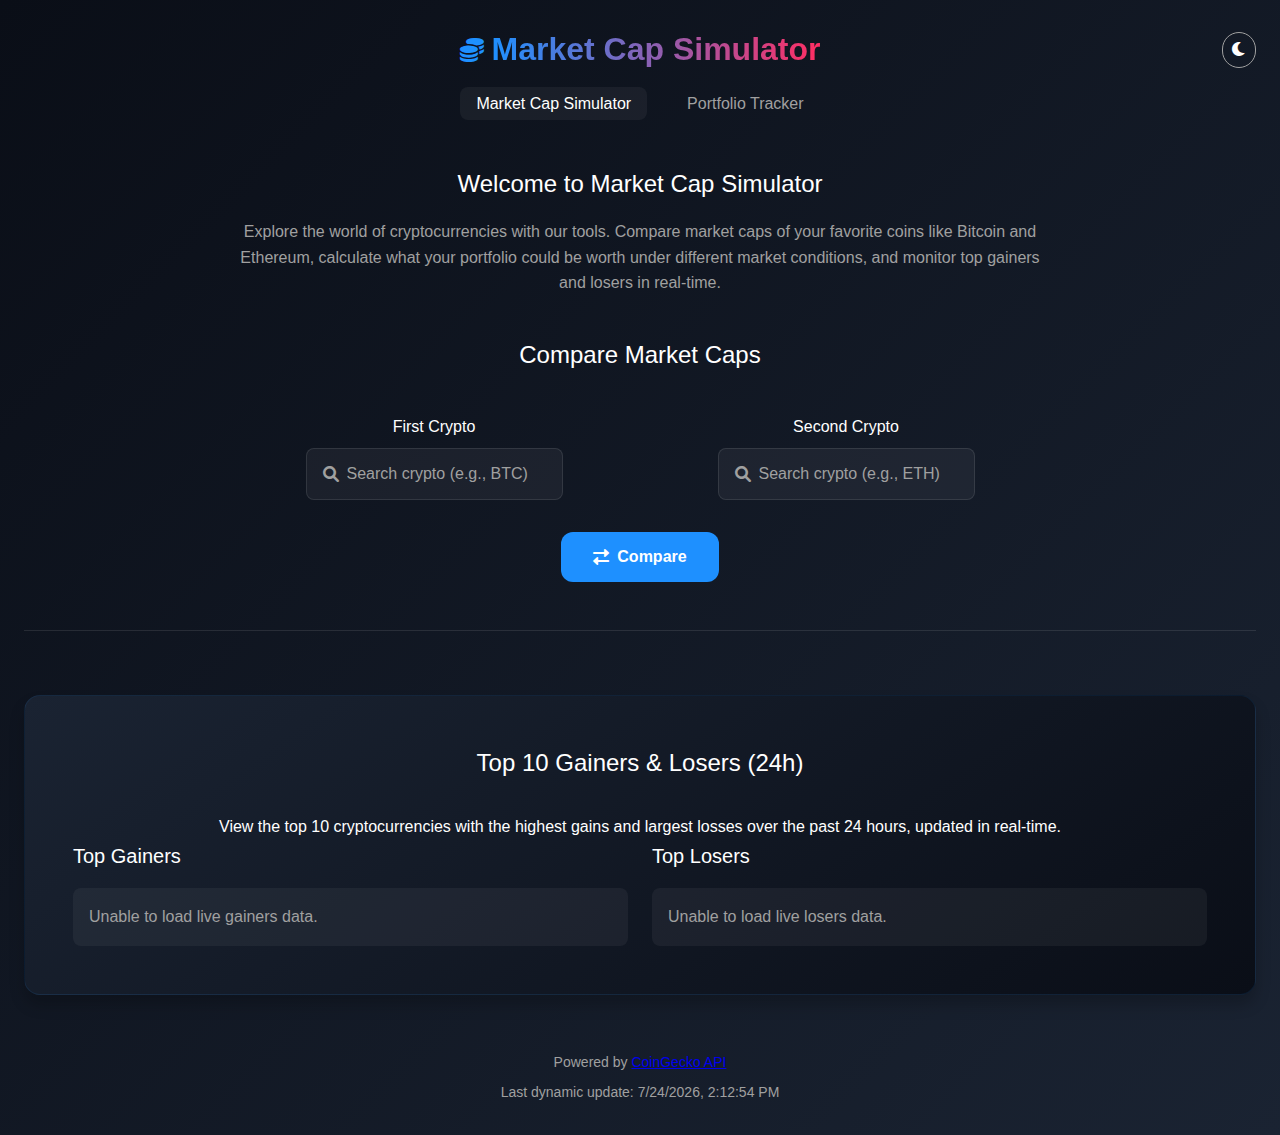
<file: index.html>
<!DOCTYPE html>
<html lang="en">
<head>
    <meta charset="UTF-8">
    <meta name="viewport" content="width=device-width, initial-scale=1.0, maximum-scale=1.0, user-scalable=no">
    <meta name="description" content="Compare cryptocurrency market caps, calculate portfolio worth, track your holdings offline or with real-time CoinGecko data, and monitor top gainers and losers. A comprehensive crypto toolset updated March 2025.">
    <meta name="robots" content="index, follow">
    <meta name="keywords" content="cryptocurrency, market cap simulator, portfolio tracker, crypto prices, CoinGecko, top gainers losers">
    <title>Market Cap Simulator - Crypto Tools & Portfolio Tracker</title>

    <!-- Google Analytics -->
    <script async src="https://www.googletagmanager.com/gtag/js?id=G-WSSWV49R83"></script>
    <script>
        window.dataLayer = window.dataLayer || [];
        function gtag(){dataLayer.push(arguments);}
        gtag('js', new Date());
        gtag('config', 'G-WSSWV49R83', { 'debug_mode': true });
    </script>

    <!-- Google Fonts -->
    <link href="https://fonts.googleapis.com/css2?family=Roboto+Mono:wght@400&display=swap" rel="stylesheet">

    <link rel="stylesheet" href="style.css">
    <link rel="stylesheet" href="https://cdnjs.cloudflare.com/ajax/libs/font-awesome/6.0.0/css/all.min.css">
</head>
<body>
    <header>
        <div class="header-container">
            <h1>
                <i class="fas fa-coins header-icon"></i>
                <span class="gradient-text">Market Cap Simulator</span>
            </h1>
            <button id="themeToggle" class="theme-toggle" aria-label="Toggle dark/light mode">
                <i class="fas fa-moon"></i>
            </button>
        </div>
        <nav class="nav-bar">
            <ul>
                <li><a href="index.html" class="nav-link active">Market Cap Simulator</a></li>
                <li><a href="portfolio.html" class="nav-link">Portfolio Tracker</a></li>
            </ul>
        </nav>
    </header>
    
    <main>
        <section class="intro">
            <h2>Welcome to Market Cap Simulator</h2>
            <p>Explore the world of cryptocurrencies with our tools. Compare market caps of your favorite coins like Bitcoin and Ethereum, calculate what your portfolio could be worth under different market conditions, and monitor top gainers and losers in real-time.</p>
        </section>

        <section class="comparison-tool">
            <h2>Compare Market Caps</h2>
            <div class="comparison-grid">
                <div class="crypto-selector">
                    <label for="coinASearch">First Crypto</label>
                    <div class="search-container">
                        <i class="fas fa-search search-icon" data-tooltip="Search for a coin"></i>
                        <input
                            type="text"
                            id="coinASearch"
                            placeholder="Search crypto (e.g., BTC)"
                            oninput="filterDropdown('coinASearch', 'coinADropdown')"
                            onkeydown="navigateDropdown(event, 'coinADropdown')"
                            aria-autocomplete="list"
                            aria-controls="coinADropdown"
                            data-coin-id=""
                            data-symbol=""
                            data-image="">
                    </div>
                    <div id="coinADropdown" class="coin-dropdown" role="listbox"></div>
                </div>
                <div class="crypto-selector">
                    <label for="coinBSearch">Second Crypto</label>
                    <div class="search-container">
                        <i class="fas fa-search search-icon" data-tooltip="Search for a coin"></i>
                        <input
                            type="text"
                            id="coinBSearch"
                            placeholder="Search crypto (e.g., ETH)"
                            oninput="filterDropdown('coinBSearch', 'coinBDropdown')"
                            onkeydown="navigateDropdown(event, 'coinBDropdown')"
                            aria-autocomplete="list"
                            aria-controls="coinBDropdown"
                            data-coin-id=""
                            data-symbol=""
                            data-image="">
                    </div>
                    <div id="coinBDropdown" class="coin-dropdown" role="listbox"></div>
                </div>
            </div>
            <div class="button-container">
                <button id="compareButton" class="compare-button" onclick="compareMarketCaps()">
                    <i class="fas fa-exchange-alt"></i> Compare
                </button>
            </div>
        </section>

        <section id="results-section" class="results-section">
            <div id="comparisonResult" class="comparison-result">
                <p>Select two cryptocurrencies above to compare their market caps and see hypothetical price scenarios based on real-time data.</p>
            </div>
        </section>

        <section id="portfolio-section" class="portfolio-section">
            <h2>Your Portfolio Worth</h2>
            <p>Input your holdings below to calculate their value if they matched the market cap of another coin.</p>
            <div class="portfolio-inputs">
                <div class="portfolio-input">
                    <label for="coinAAmount">Amount of <span id="coinALabel">First Crypto</span>:</label>
                    <input type="number" id="coinAAmount" min="0" step="0.0001" placeholder="e.g., 1000">
                </div>
                <div class="portfolio-input">
                    <label for="coinBAmount">Amount of <span id="coinBLabel">Second Crypto</span>:</label>
                    <input type="number" id="coinBAmount" min="0" step="0.0001" placeholder="e.g., 0">
                </div>
            </div>
            <div id="portfolioResult" class="portfolio-result">
                <p>Enter amounts above after comparing coins to calculate your portfolio's potential value.</p>
            </div>
        </section>

        <div class="section-divider"></div>

        <section id="gainers-losers-section" class="gainers-losers-section">
            <h2>Top 10 Gainers & Losers (24h)</h2>
            <p>View the top 10 cryptocurrencies with the highest gains and largest losses over the past 24 hours, updated in real-time.</p>
            <div class="gainers-losers-grid">
                <div class="gainers-table">
                    <h3>Top Gainers</h3>
                    <div id="topGainers" class="crypto-table">
                        <p>Live data on the top 10 cryptocurrencies with the highest 24-hour gains will appear here once loaded.</p>
                    </div>
                </div>
                <div class="losers-table">
                    <h3>Top Losers</h3>
                    <div id="topLosers" class="crypto-table">
                        <p>Live data on the top 10 cryptocurrencies with the largest 24-hour losses will appear here once loaded.</p>
                    </div>
                </div>
            </div>
        </section>
    </main>
    
    <footer>
        <div class="footer-container">
            <p>Powered by <a href="https://www.coingecko.com/" target="_blank" rel="noopener noreferrer">CoinGecko API</a></p>
            <p id="lastUpdated">Last dynamic update: Loading...</p>
        </div>
    </footer>

    <div id="globalLoader" class="global-loader">
        <div class="loader-circle"></div>
    </div>

    <noscript>
        <style>
            .results-section, .portfolio-section, .gainers-losers-section {
                display: block !important;
            }
            .global-loader {
                display: none !important;
            }
        </style>
        <div class="noscript-notice">
            <p>This site requires JavaScript for full functionality. Without it, you can still explore static content below.</p>
        </div>
    </noscript>

    <script src="script.js"></script>
</body>
</html>
</file>
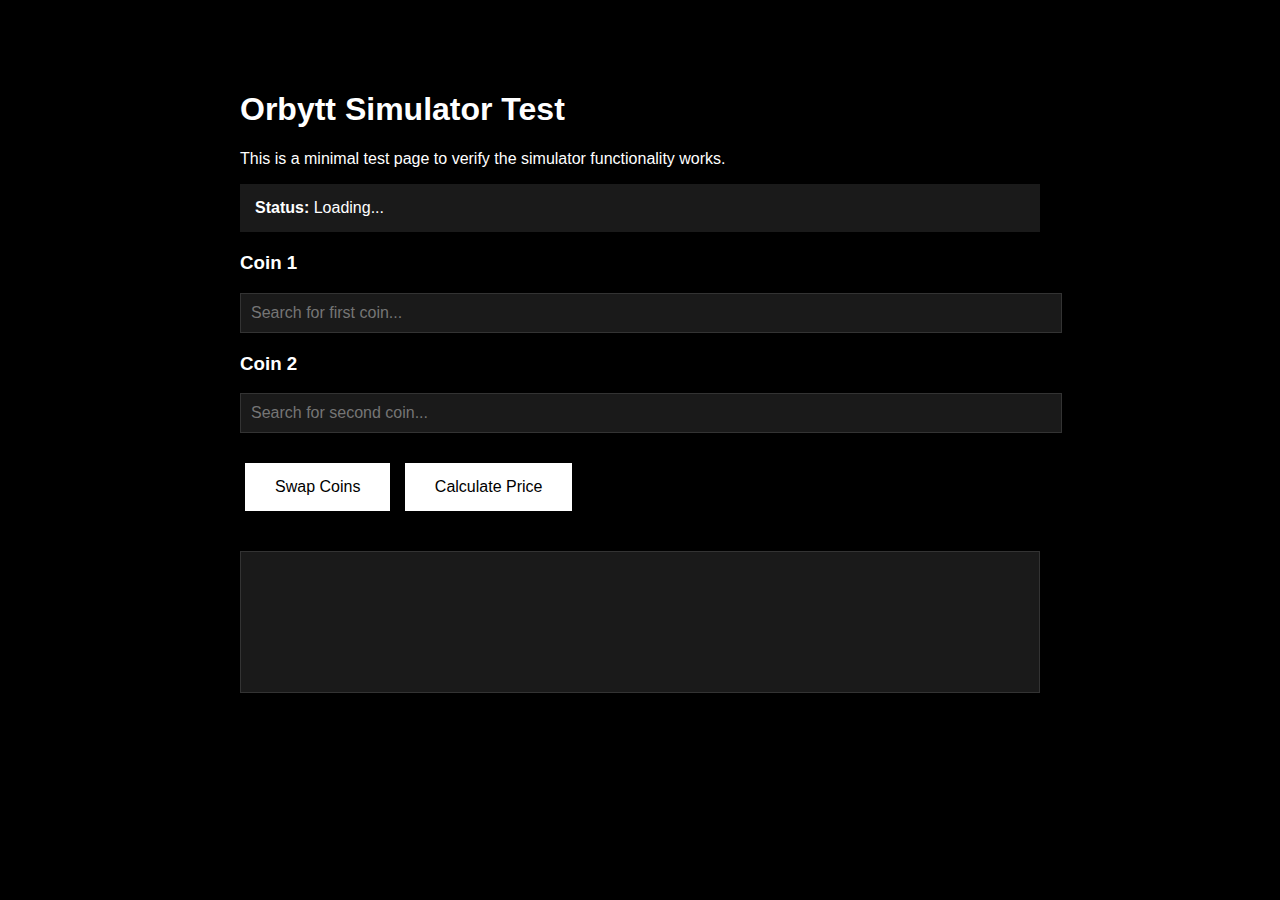
<file: test-simulator.html>
<!DOCTYPE html>
<html lang="en">
<head>
    <meta charset="UTF-8">
    <meta name="viewport" content="width=device-width, initial-scale=1.0">
    <title>Simulator Test</title>
    <style>
        body {
            font-family: Arial, sans-serif;
            max-width: 800px;
            margin: 50px auto;
            padding: 20px;
            background: #000;
            color: #fff;
        }
        
        .search-container {
            position: relative;
            margin-bottom: 20px;
        }
        
        input {
            width: 100%;
            padding: 10px;
            font-size: 16px;
            background: #1a1a1a;
            border: 1px solid #333;
            color: #fff;
        }
        
        .coin-dropdown {
            display: none;
            position: absolute;
            top: 100%;
            left: 0;
            right: 0;
            background: #1a1a1a;
            border: 1px solid #333;
            max-height: 300px;
            overflow-y: auto;
            z-index: 1000;
        }
        
        .coin-dropdown.active {
            display: block;
        }
        
        .dropdown-item {
            padding: 10px;
            cursor: pointer;
            display: flex;
            align-items: center;
            gap: 10px;
        }
        
        .dropdown-item:hover {
            background: #2a2a2a;
        }
        
        .coin-icon {
            width: 24px;
            height: 24px;
        }
        
        .selected-coin-display {
            display: none;
            padding: 15px;
            background: #1a1a1a;
            border: 1px solid #333;
            margin-bottom: 20px;
        }
        
        .selected-coin-display.active {
            display: flex;
            align-items: center;
            gap: 15px;
        }
        
        .selected-coin-display img {
            width: 40px;
            height: 40px;
        }
        
        button {
            padding: 15px 30px;
            font-size: 16px;
            background: #fff;
            color: #000;
            border: none;
            cursor: pointer;
            margin: 10px 5px;
        }
        
        button:hover {
            background: #e0e0e0;
        }
        
        #simulatorResults {
            margin-top: 30px;
            padding: 20px;
            background: #1a1a1a;
            border: 1px solid #333;
            min-height: 100px;
        }
        
        .result-price {
            font-size: 32px;
            font-weight: bold;
            color: #22c55e;
        }
        
        .loader {
            text-align: center;
            padding: 20px;
        }
    </style>
</head>
<body>
    <h1>Orbytt Simulator Test</h1>
    <p>This is a minimal test page to verify the simulator functionality works.</p>
    
    <div id="status" style="background: #1a1a1a; padding: 15px; margin-bottom: 20px;">
        <strong>Status:</strong> Loading...
    </div>
    
    <h3>Coin 1</h3>
    <div class="search-container">
        <input type="text" id="simCoin1Search" placeholder="Search for first coin...">
        <div id="simCoin1Dropdown" class="coin-dropdown"></div>
    </div>
    <div id="sim1Selected" class="selected-coin-display"></div>
    
    <h3>Coin 2</h3>
    <div class="search-container">
        <input type="text" id="simCoin2Search" placeholder="Search for second coin...">
        <div id="simCoin2Dropdown" class="coin-dropdown"></div>
    </div>
    <div id="sim2Selected" class="selected-coin-display"></div>
    
    <button id="swapButton">Swap Coins</button>
    <button id="calculateButton">Calculate Price</button>
    
    <div id="simulatorResults"></div>
    
    <script src="portfolio.js"></script>
    
    <script>
        // Additional test logging
        document.addEventListener('DOMContentLoaded', () => {
            const statusDiv = document.getElementById('status');
            
            // Check if elements exist
            setTimeout(() => {
                const checks = {
                    'Calculate Button': document.getElementById('calculateButton'),
                    'Swap Button': document.getElementById('swapButton'),
                    'Coin 1 Search': document.getElementById('simCoin1Search'),
                    'Coin 2 Search': document.getElementById('simCoin2Search'),
                    'Results Div': document.getElementById('simulatorResults')
                };
                
                let status = 'Elements Check:<br>';
                for (const [name, element] of Object.entries(checks)) {
                    status += `${name}: ${element ? '✓' : '✗'}<br>`;
                }
                
                statusDiv.innerHTML = status;
            }, 1000);
            
            // Test button click
            const calcBtn = document.getElementById('calculateButton');
            if (calcBtn) {
                calcBtn.addEventListener('click', () => {
                    console.log('TEST: Button clicked directly!');
                });
            }
        });
    </script>
</body>
</html>
</file>
<file: style.css>
/* CSS Variables */
:root {
  /* Dark Theme (Default) */
  --color-background: #0a0e17;
  --color-text-primary: #ffffff;
  --color-text-secondary: #a0a0a0;
  --color-accent-primary: #1e90ff;
  --color-accent-secondary: #ff2e63;
  --color-positive: #00c853;
  --color-negative: #ff1744;
  --gradient-background: linear-gradient(135deg, #0a0e17 0%, #1a2332 100%);
  --gradient-card: linear-gradient(145deg, #1a2332 0%, #0a0e17 100%);
  --input-bg: rgba(255, 255, 255, 0.05);
  --input-border: rgba(255, 255, 255, 0.1);
  --shadow-color: rgba(0, 0, 0, 0.2);
}

/* Light Theme */
body.light-mode {
  --color-background: #f5f6f5;
  --color-text-primary: #333333;
  --color-text-secondary: #666666;
  --color-accent-primary: #007bff;
  --color-accent-secondary: #e63946;
  --color-positive: #28a745;
  --color-negative: #dc3545;
  --gradient-background: linear-gradient(135deg, #f5f6f5 0%, #e0e0e0 100%);
  --gradient-card: linear-gradient(145deg, #ffffff 0%, #f0f0f0 100%);
  --input-bg: rgba(0, 0, 0, 0.05);
  --input-border: rgba(0, 0, 0, 0.1);
  --shadow-color: rgba(0, 0, 0, 0.1);
}

/* Reset and Base Styles */
* {
  margin: 0;
  padding: 0;
  box-sizing: border-box;
}

body {
  font-family: var(--font-primary, 'Inter', -apple-system, BlinkMacSystemFont, sans-serif);
  background: var(--gradient-background);
  color: var(--color-text-primary);
  line-height: 1.6;
  min-height: 100vh;
  display: flex;
  flex-direction: column;
  transition: background var(--duration-normal, 300ms), color var(--duration-normal, 300ms);
}

/* Header */
header {
  padding: var(--space-lg, 1.5rem) 0;
  text-align: center;
  position: relative;
}

.header-container {
  display: flex;
  justify-content: center;
  align-items: center;
  position: relative;
}

header h1 {
  font-family: var(--font-secondary, 'Poppins', sans-serif);
  font-size: var(--font-size-2xl, 2rem);
  font-weight: 700;
  display: flex;
  align-items: center;
  gap: var(--space-sm, 0.5rem);
  transition: transform var(--duration-fast, 200ms) ease;
}

header h1:hover {
  transform: scale(1.05);
}

.header-icon {
  color: var(--color-accent-primary);
  font-size: var(--font-size-xl, 1.5rem);
  transition: color var(--duration-normal, 300ms);
}

header h1:hover .header-icon {
  color: var(--color-accent-secondary);
}

.gradient-text {
  background: linear-gradient(90deg, var(--color-accent-primary), var(--color-accent-secondary));
  -webkit-background-clip: text;
  background-clip: text;
  color: transparent;
  font-weight: 800;
}

/* Navigation Bar */
.nav-bar {
  margin-top: var(--space-md, 1rem);
}

.nav-bar ul {
  list-style: none;
  display: flex;
  justify-content: center;
  gap: var(--space-lg, 1.5rem);
}

.nav-bar li {
  display: inline-block;
}

.nav-link {
  text-decoration: none;
  color: var(--color-text-secondary);
  font-size: var(--font-size-md, 1rem);
  font-weight: 500;
  padding: var(--space-sm, 0.5rem) var(--space-md, 1rem);
  border-radius: var(--radius-md, 0.5rem);
  transition: color var(--duration-normal, 300ms), background var(--duration-normal, 300ms);
}

.nav-link:hover {
  color: var(--color-accent-primary);
}

.nav-link.active {
  color: var(--color-text-primary);
  background: var(--input-bg);
}

/* Theme Toggle Button */
.theme-toggle {
  position: absolute;
  right: var(--space-lg, 1.5rem);
  top: 50%;
  transform: translateY(-50%);
  background: none;
  border: 1px solid var(--color-text-secondary);
  border-radius: var(--radius-full, 9999px);
  padding: var(--space-sm, 0.5rem);
  cursor: pointer;
  color: var(--color-text-primary);
  font-size: var(--font-size-md, 1rem);
  transition: border-color var(--duration-normal, 300ms), color var(--duration-normal, 300ms);
}

.theme-toggle:hover {
  border-color: var(--color-accent-primary);
  color: var(--color-accent-primary);
}

/* Main Content */
main {
  flex: 1;
  padding: var(--space-lg, 1.5rem);
}

/* Intro Section */
.intro {
  max-width: 800px;
  margin: 0 auto var(--space-2xl, 2.5rem);
  text-align: center;
}

.intro h2 {
  font-family: var(--font-secondary, 'Poppins', sans-serif);
  font-size: var(--font-size-xl, 1.5rem);
  font-weight: 500;
  margin-bottom: var(--space-md, 1rem);
}

.intro p {
  font-size: var(--font-size-md, 1rem);
  color: var(--color-text-secondary);
  text-align: center;
}

/* Comparison Tool */
.comparison-tool {
  max-width: 800px;
  margin: 0 auto;
}

.comparison-tool h2 {
  font-family: var(--font-secondary, 'Poppins', sans-serif);
  font-size: var(--font-size-xl, 1.5rem);
  font-weight: 500;
  text-align: center;
  margin-bottom: var(--space-2xl, 2.5rem);
}

.comparison-grid {
  display: grid;
  grid-template-columns: 1fr 1fr;
  gap: var(--space-lg, 1.5rem);
  margin-bottom: var(--space-xl, 2rem);
}

.crypto-selector {
  position: relative;
  max-width: 300px;
  margin: 0 auto;
  text-align: center;
}

.crypto-selector label {
  display: block;
  font-size: var(--font-size-md, 1rem);
  font-weight: 500;
  margin-bottom: var(--space-sm, 0.5rem);
  text-align: center;
  width: 100%;
}

.search-container {
  position: relative;
  display: flex;
  align-items: center;
  background: var(--input-bg);
  border: 1px solid var(--input-border);
  border-radius: var(--radius-md, 0.5rem);
  padding: var(--space-sm, 0.5rem);
  transition: border-color var(--duration-normal, 300ms), box-shadow var(--duration-normal, 300ms);
  width: 100%;
  max-width: 100%;
}

.search-container:hover,
.search-container:focus-within {
  border-color: var(--color-accent-primary);
  box-shadow: 0 0 8px rgba(30, 144, 255, 0.3);
}

.search-icon {
  color: var(--color-text-secondary);
  margin: 0 var(--space-sm, 0.5rem);
  font-size: var(--font-size-md, 1rem);
  position: relative;
}

.search-icon[data-tooltip]::after {
  content: attr(data-tooltip);
  position: absolute;
  bottom: 100%;
  left: 50%;
  transform: translateX(-50%);
  background: rgba(0, 0, 0, 0.9);
  color: var(--color-text-primary);
  padding: var(--space-sm, 0.5rem);
  border-radius: var(--radius-sm, 0.25rem);
  font-size: var(--font-size-sm, 0.875rem);
  white-space: nowrap;
  opacity: 0;
  visibility: hidden;
  transition: opacity var(--duration-normal, 300ms);
}

.search-icon[data-tooltip]:hover::after {
  opacity: 1;
  visibility: visible;
}

.search-container input {
  flex: 1;
  background: transparent;
  border: none;
  color: var(--color-text-primary);
  font-size: var(--font-size-md, 1rem);
  padding: var(--space-sm, 0.5rem) 0;
  outline: none;
}

.search-container input::placeholder {
  color: var(--color-text-secondary);
}

.coin-dropdown {
  position: absolute;
  top: 100%;
  left: 0;
  right: 0;
  background: var(--gradient-card);
  border: 1px solid var(--color-accent-primary);
  border-radius: var(--radius-md, 0.5rem);
  max-height: 300px;
  overflow-y: auto;
  z-index: 1000;
  display: none;
  box-shadow: 0 10px 20px rgba(0, 0, 0, 0.3);
  opacity: 0;
  transform: translateY(5px);
  transition: opacity var(--duration-fast, 200ms) ease, transform var(--duration-fast, 200ms) ease;
}

.coin-dropdown.active {
  display: block;
  opacity: 1;
  transform: translateY(0);
}

.dropdown-item {
  display: flex;
  align-items: center;
  padding: var(--space-sm, 0.5rem) var(--space-md, 1rem);
  cursor: pointer;
  transition: background var(--duration-normal, 300ms), color var(--duration-normal, 300ms);
}

.dropdown-item:hover,
.dropdown-item.selected {
  background: var(--color-accent-primary);
  color: #ffffff;
}

.dropdown-item.disabled {
  color: var(--color-text-secondary);
  cursor: not-allowed;
}

.dropdown-item.disabled:hover {
  background: none;
}

.coin-icon {
  width: 24px;
  height: 24px;
  margin-right: var(--space-sm, 0.5rem);
}

.button-container {
  text-align: center;
  margin-bottom: var(--space-lg, 1.5rem);
}

.compare-button {
  background: var(--color-accent-primary);
  color: var(--color-text-primary);
  border: none;
  padding: var(--space-md, 1rem) var(--space-xl, 2rem);
  border-radius: var(--radius-lg, 0.75rem);
  font-size: var(--font-size-md, 1rem);
  font-weight: 600;
  cursor: pointer;
  transition: background var(--duration-normal, 300ms), transform var(--duration-fast, 200ms);
  display: inline-flex;
  align-items: center;
  gap: var(--space-sm, 0.5rem);
}

.compare-button:hover {
  background: #1c86ee;
}

body.light-mode .compare-button:hover {
  background: #0069d9;
}

.compare-button:active {
  transform: translateY(0);
}

.compare-button i {
  font-size: var(--font-size-md, 1rem);
}

/* Results Section */
.results-section {
  display: none;
  margin-top: var(--space-3xl, 3rem);
  padding: var(--space-3xl, 3rem);
  background: var(--gradient-card);
  border-radius: var(--radius-xl, 1rem);
  box-shadow: var(--shadow-lg, 0 10px 15px var(--shadow-color));
  border: 1px solid rgba(30, 144, 255, 0.1);
  text-align: center;
}

.results-section.visible {
  display: block;
}

.results-section.fade-in {
  animation: fadeIn var(--duration-slow, 500ms) ease-in-out;
}

@keyframes fadeIn {
  from {
    opacity: 0;
    transform: translateY(10px);
  }
  to {
    opacity: 1;
    transform: translateY(0);
  }
}

.comparison-result p,
.portfolio-result p {
  font-size: var(--font-size-md, 1rem);
  color: var(--color-text-secondary);
}

/* Comparison Result */
.comparison-result .coin-comparison {
  display: flex;
  justify-content: center;
  align-items: center;
  gap: var(--space-lg, 1.5rem);
  margin-bottom: var(--space-xl, 2rem);
}

.comparison-result .coin-detail {
  display: flex;
  align-items: center;
  gap: var(--space-sm, 0.5rem);
}

.comparison-result .coin-detail img {
  width: 32px;
  height: 32px;
}

.comparison-result .coin-detail .coin-label {
  font-size: var(--font-size-lg, 1.25rem);
  font-weight: 600;
}

.comparison-result .coin-detail .highlight {
  font-family: 'Roboto Mono', monospace;
  font-size: var(--font-size-xl, 1.5rem);
  font-weight: 400;
  color: var(--color-accent-primary);
}

.comparison-result .vs-separator {
  font-size: var(--font-size-lg, 1.25rem);
  font-weight: 500;
  color: var(--color-text-secondary);
}

.comparison-result .hypothetical {
  margin-bottom: var(--space-2xl, 2.5rem);
}

.comparison-result .hypothetical h3 {
  font-family: var(--font-secondary, 'Poppins', sans-serif);
  font-size: var(--font-size-xl, 1.5rem);
  font-weight: 500;
  color: var(--color-text-primary);
  margin-bottom: var(--space-sm, 0.5rem);
  text-transform: uppercase;
}

.comparison-result .hypothetical .price {
  font-family: 'Roboto Mono', monospace;
  font-size: var(--font-size-xl, 1.5rem);
  font-weight: 400;
  color: var(--color-accent-primary);
}

.comparison-result .hypothetical .multiplier {
  font-family: 'Roboto Mono', monospace;
  font-size: var(--font-size-md, 1rem);
  color: var(--color-negative);
  margin-left: var(--space-sm, 0.5rem);
}

.comparison-result .marketcap-comparison {
  margin-top: var(--space-2xl, 2.5rem);
}

.comparison-result .marketcap-comparison .comparison-text {
  font-size: var(--font-size-lg, 1.25rem);
  font-weight: 500;
  color: var(--color-text-primary);
  margin-bottom: var(--space-md, 1rem);
  text-transform: uppercase;
}

.comparison-result .marketcap-comparison .comparison-text .highlight {
  color: var(--color-accent-primary);
}

.comparison-result .marketcap-bar {
  display: flex;
  align-items: center;
  gap: var(--space-md, 1rem);
  margin-bottom: var(--space-md, 1rem);
}

.comparison-result .marketcap-bar .bar-container {
  flex: 1;
  height: 6px;
  background: var(--input-bg);
  border-radius: var(--radius-full, 9999px);
  overflow: hidden;
  position: relative;
}

.comparison-result .marketcap-bar .bar {
  height: 100%;
  border-radius: var(--radius-full, 9999px);
  transition: width var(--duration-normal, 300ms) ease;
}

.comparison-result .marketcap-bar .bar.first {
  background: var(--color-positive);
}

.comparison-result .marketcap-bar .bar.second {
  background: var(--color-negative);
}

.comparison-result .marketcap-values {
  display: flex;
  justify-content: space-between;
  align-items: center;
  font-size: var(--font-size-md, 1rem);
  color: var(--color-text-primary);
}

.comparison-result .marketcap-values .value {
  display: flex;
  align-items: center;
  gap: var(--space-sm, 0.5rem);
}

.comparison-result .marketcap-values .value img {
  width: 20px;
  height: 20px;
}

.comparison-result .marketcap-values .value span {
  font-family: 'Roboto Mono', monospace;
  font-size: var(--font-size-md, 1rem);
  font-weight: 400;
}

/* Error Message */
.error-message {
  background: rgba(255, 46, 99, 0.1);
  color: var(--color-negative);
  padding: var(--space-md, 1rem);
  border-radius: var(--radius-md, 0.5rem);
  text-align: center;
  font-weight: 500;
}

/* Footer */
footer {
  text-align: center;
  padding: var(--space-lg, 1.5rem);
  color: var(--color-text-secondary);
  font-size: var(--font-size-sm, 0.875rem);
}

.footer-container p {
  margin: var(--space-sm, 0.5rem) 0;
}

/* Global Loader */
.global-loader {
  position: fixed;
  top: 0;
  left: 0;
  right: 0;
  bottom: 0;
  background: rgba(10, 14, 23, 0.9);
  display: flex;
  justify-content: center;
  align-items: center;
  z-index: 9999;
}

body.light-mode .global-loader {
  background: rgba(245, 246, 245, 0.9);
}

.loader-circle {
  width: 50px;
  height: 50px;
  border: 5px solid var(--color-accent-primary);
  border-top: 5px solid transparent;
  border-radius: 50%;
  animation: spin 1s linear infinite;
}

@keyframes spin {
  0% { transform: rotate(0deg); }
  100% { transform: rotate(360deg); }
}

/* Loading Spinner */
.loading {
  display: inline-block;
  width: 20px;
  height: 20px;
  border: 3px solid var(--color-accent-primary);
  border-top: 3px solid transparent;
  border-radius: 50%;
  animation: spin 0.8s linear infinite;
  margin-left: var(--space-sm, 0.5rem);
}

/* Portfolio Section */
.portfolio-section {
  display: none;
  margin-top: var(--space-4xl, 4rem);
  padding: var(--space-3xl, 3rem);
  background: var(--gradient-card);
  border-radius: var(--radius-xl, 1rem);
  box-shadow: var(--shadow-lg, 0 10px 15px var(--shadow-color));
  border: 1px solid rgba(30, 144, 255, 0.1);
  text-align: center;
}

.portfolio-section.visible {
  display: block;
}

.portfolio-section.fade-in {
  animation: fadeIn var(--duration-slow, 500ms) ease-in-out;
  animation-delay: 0.2s;
}

.portfolio-inputs {
  display: flex;
  flex-direction: column;
  gap: var(--space-lg, 1.5rem);
  margin-bottom: var(--space-xl, 2rem);
}

.portfolio-input {
  display: flex;
  flex-direction: column;
  gap: var(--space-sm, 0.5rem);
}

.portfolio-input label {
  font-size: var(--font-size-md, 1rem);
  font-weight: 500;
}

.portfolio-input input {
  background: var(--input-bg);
  border: 1px solid var(--input-border);
  border-radius: var(--radius-md, 0.5rem);
  padding: var(--space-md, 1rem);
  color: var(--color-text-primary);
  font-size: var(--font-size-md, 1rem);
  outline: none;
  transition: border-color var(--duration-normal, 300ms);
}

.portfolio-input input:focus {
  border-color: var(--color-accent-primary);
}

.portfolio-input input::placeholder {
  color: var(--color-text-secondary);
}

/* Tracker Section */
.tracker-section {
  margin-top: var(--space-4xl, 4rem);
  padding: var(--space-3xl, 3rem);
  background: var(--gradient-card);
  border-radius: var(--radius-xl, 1rem);
  box-shadow: var(--shadow-lg, 0 10px 15px var(--shadow-color));
  border: 1px solid rgba(30, 144, 255, 0.1);
  text-align: center;
}

.tracker-section h2 {
  font-family: var(--font-secondary, 'Poppins', sans-serif);
  font-size: var(--font-size-xl, 1.5rem);
  font-weight: 500;
  margin-bottom: var(--space-xl, 2rem);
}

.tracker-inputs {
  display: flex;
  flex-wrap: wrap;
  gap: var(--space-md, 1rem);
  justify-content: center;
  margin-bottom: var(--space-xl, 2rem);
  align-items: flex-end;
}

.input-group {
  display: flex;
  flex-direction: column;
  gap: var(--space-sm, 0.5rem);
  max-width: 150px;
}

.input-group label {
  font-size: var(--font-size-md, 1rem);
  font-weight: 500;
}

.input-group input {
  background: var(--input-bg);
  border: 1px solid var(--input-border);
  border-radius: var(--radius-md, 0.5rem);
  padding: var(--space-md, 1rem);
  color: var(--color-text-primary);
  font-size: var(--font-size-md, 1rem);
  outline: none;
  transition: border-color var(--duration-normal, 300ms);
  width: 100%;
}

.input-group input:focus {
  border-color: var(--color-accent-primary);
}

.input-group input::placeholder {
  color: var(--color-text-secondary);
}

.add-button {
  background: var(--color-positive);
  color: var(--color-text-primary);
  border: none;
  padding: var(--space-md, 1rem) var(--space-lg, 1.5rem);
  border-radius: var(--radius-lg, 0.75rem);
  font-size: var(--font-size-md, 1rem);
  font-weight: 600;
  cursor: pointer;
  transition: background var(--duration-normal, 300ms), transform var(--duration-fast, 200ms);
  display: inline-flex;
  align-items: center;
  gap: var(--space-sm, 0.5rem);
}

.add-button:hover {
  background: #00b446;
}

body.light-mode .add-button:hover {
  background: #218838;
}

.add-button:active {
  transform: translateY(0);
}

/* Summary Section */
.summary-section {
  margin-top: var(--space-4xl, 4rem);
  padding: var(--space-3xl, 3rem);
  background: var(--gradient-card);
  border-radius: var(--radius-xl, 1rem);
  box-shadow: var(--shadow-lg, 0 10px 15px var(--shadow-color));
  border: 1px solid rgba(30, 144, 255, 0.1);
  text-align: center;
}

.summary-section h2 {
  font-family: var(--font-secondary, 'Poppins', sans-serif);
  font-size: var(--font-size-xl, 1.5rem);
  font-weight: 500;
  margin-bottom: var(--space-xl, 2rem);
}

.summary-grid {
  display: grid;
  grid-template-columns: repeat(auto-fit, minmax(200px, 1fr));
  gap: var(--space-md, 1rem);
  margin-bottom: var(--space-xl, 2rem);
}

.summary-item {
  background: var(--input-bg);
  padding: var(--space-md, 1rem);
  border-radius: var(--radius-md, 0.5rem);
  text-align: center;
}

.summary-label {
  display: block;
  font-size: var(--font-size-sm, 0.875rem);
  color: var(--color-text-secondary);
  margin-bottom: var(--space-sm, 0.5rem);
}

.summary-value {
  font-family: 'Roboto Mono', monospace;
  font-size: var(--font-size-lg, 1.25rem);
  color: var(--color-text-primary);
}

.summary-value.change.positive {
  color: var(--color-positive);
}

.summary-value.change.negative {
  color: var(--color-negative);
}

.chart-container {
  max-width: 800px;
  margin: 0 auto;
  height: 300px;
}

/* Allocation Section */
.allocation-section {
  margin-top: var(--space-4xl, 4rem);
  padding: var(--space-3xl, 3rem);
  background: var(--gradient-card);
  border-radius: var(--radius-xl, 1rem);
  box-shadow: var(--shadow-lg, 0 10px 15px var(--shadow-color));
  border: 1px solid rgba(30, 144, 255, 0.1);
  text-align: center;
}

.allocation-section h2 {
  font-family: var(--font-secondary, 'Poppins', sans-serif);
  font-size: var(--font-size-xl, 1.5rem);
  font-weight: 500;
  margin-bottom: var(--space-xl, 2rem);
}

.allocation-grid {
  display: grid;
  grid-template-columns: 1fr 1fr;
  gap: var(--space-lg, 1.5rem);
}

.allocation-list {
  display: flex;
  flex-direction: column;
  gap: var(--space-sm, 0.5rem);
  align-items: flex-start;
}

.allocation-item {
  display: flex;
  align-items: center;
  gap: var(--space-sm, 0.5rem);
  width: 100%;
}

.allocation-color {
  width: 16px;
  height: 16px;
  border-radius: var(--radius-sm, 0.25rem);
}

.allocation-item span:last-child {
  margin-left: auto;
  font-family: 'Roboto Mono', monospace;
  color: var(--color-accent-primary);
}

/* Holdings Section */
.holdings-section {
  margin-top: var(--space-4xl, 4rem);
  padding: var(--space-3xl, 3rem);
  background: var(--gradient-card);
  border-radius: var(--radius-xl, 1rem);
  box-shadow: var(--shadow-lg, 0 10px 15px var(--shadow-color));
  border: 1px solid rgba(30, 144, 255, 0.1);
  text-align: center;
}

.holdings-section h2 {
  font-family: var(--font-secondary, 'Poppins', sans-serif);
  font-size: var(--font-size-xl, 1.5rem);
  font-weight: 500;
  margin-bottom: var(--space-xl, 2rem);
}

.holdings-list {
  background: var(--input-bg);
  border-radius: var(--radius-md, 0.5rem);
  padding: var(--space-md, 1rem);
}

.holdings-header {
  display: grid;
  grid-template-columns: 2fr 1fr 1fr 1fr 1fr 50px;
  padding: var(--space-sm, 0.5rem) var(--space-md, 1rem);
  font-weight: 600;
  background: var(--gradient-card);
  border-bottom: 1px solid var(--input-border);
  align-items: center;
}

.holdings-row {
  display: grid;
  grid-template-columns: 2fr 1fr 1fr 1fr 1fr 50px;
  padding: var(--space-md, 1rem);
  align-items: center;
  transition: background var(--duration-normal, 300ms);
}

.holdings-row:hover {
  background: rgba(255, 255, 255, 0.05);
}

.holdings-row .coin-info {
  display: flex;
  align-items: center;
  gap: var(--space-sm, 0.5rem);
}

.holdings-row .coin-info .coin-icon {
  width: 24px;
  height: 24px;
}

.holdings-row .coin-amount {
  font-family: 'Roboto Mono', monospace;
  color: var(--color-text-secondary);
}

.holdings-row .coin-value {
  font-family: 'Roboto Mono', monospace;
  color: var(--color-accent-primary);
}

.holdings-row .coin-value .price-sub {
  color: var(--color-text-secondary);
  font-size: var(--font-size-sm, 0.875rem);
}

.holdings-row .coin-percentage {
  font-family: 'Roboto Mono', monospace;
}

.holdings-row .coin-pnl {
  font-family: 'Roboto Mono', monospace;
}

.holdings-row .coin-pnl.positive {
  color: var(--color-positive);
}

.holdings-row .coin-pnl.negative {
  color: var(--color-negative);
}

.holdings-row .remove-coin {
  background: var(--color-negative);
  border: none;
  padding: var(--space-sm, 0.5rem);
  border-radius: var(--radius-md, 0.5rem);
  color: var(--color-text-primary);
  cursor: pointer;
  transition: background var(--duration-normal, 300ms);
}

.holdings-row .remove-coin:hover {
  background: #e0143d;
}

body.light-mode .holdings-row .remove-coin:hover {
  background: #c82333;
}

.tracker-actions {
  margin-top: var(--space-lg, 1.5rem);
  display: flex;
  justify-content: center;
  gap: var(--space-md, 1rem);
}

.refresh-button {
  background: var(--color-accent-primary);
  color: var(--color-text-primary);
  border: none;
  padding: var(--space-md, 1rem) var(--space-lg, 1.5rem);
  border-radius: var(--radius-lg, 0.75rem);
  font-size: var(--font-size-md, 1rem);
  font-weight: 600;
  cursor: pointer;
  transition: background var(--duration-normal, 300ms), transform var(--duration-fast, 200ms);
  display: inline-flex;
  align-items: center;
  gap: var(--space-sm, 0.5rem);
}

.refresh-button:hover {
  background: #1c86ee;
}

body.light-mode .refresh-button:hover {
  background: #0069d9;
}

.clear-button {
  background: var(--color-negative);
  color: var(--color-text-primary);
  border: none;
  padding: var(--space-md, 1rem) var(--space-lg, 1.5rem);
  border-radius: var(--radius-lg, 0.75rem);
  font-size: var(--font-size-md, 1rem);
  font-weight: 600;
  cursor: pointer;
  transition: background var(--duration-normal, 300ms), transform var(--duration-fast, 200ms);
  display: inline-flex;
  align-items: center;
  gap: var(--space-sm, 0.5rem);
}

.clear-button:hover {
  background: #e0143d;
}

body.light-mode .clear-button:hover {
  background: #c82333;
}

/* Trades Section */
.trades-section {
  margin-top: var(--space-4xl, 4rem);
  padding: var(--space-3xl, 3rem);
  background: var(--gradient-card);
  border-radius: var(--radius-xl, 1rem);
  box-shadow: var(--shadow-lg, 0 10px 15px var(--shadow-color));
  border: 1px solid rgba(30, 144, 255, 0.1);
  text-align: center;
}

.trades-section h2 {
  font-family: var(--font-secondary, 'Poppins', sans-serif);
  font-size: var(--font-size-xl, 1.5rem);
  font-weight: 500;
  margin-bottom: var(--space-xl, 2rem);
}

.trades-list {
  background: var(--input-bg);
  border-radius: var(--radius-md, 0.5rem);
  padding: var(--space-md, 1rem);
}

.trades-header {
  display: grid;
  grid-template-columns: 2fr 1fr 1fr;
  padding: var(--space-sm, 0.5rem) var(--space-md, 1rem);
  font-weight: 600;
  background: var(--gradient-card);
  border-bottom: 1px solid var(--input-border);
  align-items: center;
}

.trades-row {
  display: grid;
  grid-template-columns: 2fr 1fr 1fr;
  padding: var(--space-md, 1rem);
  align-items: center;
  transition: background var(--duration-normal, 300ms);
}

.trades-row:hover {
  background: rgba(255, 255, 255, 0.05);
}

.trades-row .coin-info {
  display: flex;
  align-items: center;
  gap: var(--space-sm, 0.5rem);
}

.trades-row .coin-info .coin-icon {
  width: 24px;
  height: 24px;
}

.trades-row .coin-unrealized,
.trades-row .coin-realized {
  font-family: 'Roboto Mono', monospace;
}

.trades-row .coin-unrealized.positive,
.trades-row .coin-realized.positive {
  color: var(--color-positive);
}

.trades-row .coin-unrealized.negative,
.trades-row .coin-realized.negative {
  color: var(--color-negative);
}

/* Section Divider */
.section-divider {
  height: 1px;
  background: var(--input-border);
  margin: var(--space-3xl, 3rem) 0;
  display: block;
}

/* Gainers & Losers Section */
.gainers-losers-section {
  margin-top: var(--space-4xl, 4rem);
  padding: var(--space-3xl, 3rem);
  background: var(--gradient-card);
  border-radius: var(--radius-xl, 1rem);
  box-shadow: var(--shadow-lg, 0 10px 15px var(--shadow-color));
  border: 1px solid rgba(30, 144, 255, 0.1);
  text-align: center;
}

.gainers-losers-section h2 {
  font-family: var(--font-secondary, 'Poppins', sans-serif);
  font-size: var(--font-size-xl, 1.5rem);
  font-weight: 500;
  margin-bottom: var(--space-xl, 2rem);
}

.gainers-losers-grid {
  display: grid;
  grid-template-columns: 1fr 1fr;
  gap: var(--space-lg, 1.5rem);
}

.gainers-table, .losers-table {
  text-align: left;
}

.gainers-table h3, .losers-table h3 {
  font-family: var(--font-secondary, 'Poppins', sans-serif);
  font-size: var(--font-size-lg, 1.25rem);
  font-weight: 500;
  margin-bottom: var(--space-md, 1rem);
  color: var(--color-text-primary);
}

.crypto-table {
  background: var(--input-bg);
  border-radius: var(--radius-md, 0.5rem);
  padding: var(--space-md, 1rem);
}

.crypto-table p {
  font-size: var(--font-size-md, 1rem);
  color: var(--color-text-secondary);
}

.crypto-table .table-row {
  display: flex;
  align-items: center;
  padding: var(--space-sm, 0.5rem) 0;
  border-bottom: 1px solid var(--input-border);
}

.crypto-table .table-row:last-child {
  border-bottom: none;
}

.crypto-table .coin-info {
  display: flex;
  align-items: center;
  flex: 1;
}

.crypto-table .coin-info img {
  width: 20px;
  height: 20px;
  margin-right: var(--space-sm, 0.5rem);
}

.crypto-table .coin-info span {
  font-size: var(--font-size-md, 1rem);
  font-weight: 400;
}

.crypto-table .coin-info .coin-link {
  display: flex;
  align-items: center;
  text-decoration: none;
  color: var(--color-text-primary);
  transition: color var(--duration-normal, 300ms);
  padding: var(--space-xs, 0.25rem) var(--space-sm, 0.5rem);
}

.crypto-table .coin-info .coin-link:hover {
  color: var(--color-accent-primary);
  text-decoration: underline;
}

.crypto-table .percentage {
  font-family: 'Roboto Mono', monospace;
  font-size: var(--font-size-md, 1rem);
  font-weight: 400;
}

.crypto-table .percentage.positive {
  color: var(--color-positive);
}

.crypto-table .percentage.negative {
  color: var(--color-negative);
}

/* Noscript Notice */
.noscript-notice {
  background: rgba(255, 46, 99, 0.1);
  color: var(--color-negative);
  padding: var(--space-lg, 1.5rem);
  margin: var(--space-lg, 1.5rem) 0;
  border-radius: var(--radius-md, 0.5rem);
  text-align: center;
  font-weight: 500;
}

/* Mobile Adjustments */
@media (max-width: 768px) {
  .comparison-grid {
    grid-template-columns: 1fr;
    gap: var(--space-md, 1rem);
  }

  .compare-button {
    padding: var(--space-sm, 0.5rem) var(--space-lg, 1.5rem);
    font-size: var(--font-size-sm, 0.875rem);
  }

  .results-section {
    padding: var(--space-xl, 2rem);
    margin-top: var(--space-xl, 2rem);
  }

  .comparison-result .coin-comparison {
    flex-direction: column;
    gap: var(--space-md, 1rem);
  }

  .comparison-result .coin-detail .highlight {
    font-size: var(--font-size-lg, 1.25rem);
  }

  .comparison-result .hypothetical h3 {
    font-size: var(--font-size-lg, 1.25rem);
  }

  .comparison-result .hypothetical .price {
    font-size: var(--font-size-lg, 1.25rem);
  }

  .comparison-result .hypothetical .multiplier {
    font-size: var(--font-size-sm, 0.875rem);
  }

  .comparison-result .marketcap-comparison .comparison-text {
    font-size: var(--font-size-md, 1rem);
  }

  .comparison-result .marketcap-values {
    font-size: var(--font-size-sm, 0.875rem);
    flex-wrap: wrap;
    gap: var(--space-sm, 0.5rem);
    justify-content: center;
  }

  .comparison-result .marketcap-values .value {
    flex: 1 1 45%;
    justify-content: center;
  }

  .comparison-result .marketcap-values .value span {
    font-size: var(--font-size-sm, 0.875rem);
    white-space: nowrap;
  }

  .portfolio-section {
    padding: var(--space-xl, 2rem);
    margin-top: var(--space-xl, 2rem);
  }

  .portfolio-input input {
    padding: var(--space-sm, 0.5rem);
    font-size: var(--font-size-sm, 0.875rem);
  }

  .tracker-inputs {
    flex-direction: column;
    align-items: center;
  }

  .crypto-selector, .input-group {
    width: 100%;
    max-width: 300px;
  }

  .input-group input {
    width: 100%;
  }

  .tracker-actions {
    flex-direction: column;
    gap: var(--space-sm, 0.5rem);
  }

  .coin-dropdown {
    width: 100%;
  }

  .gainers-losers-grid {
    grid-template-columns: 1fr;
    gap: var(--space-md, 1rem);
  }

  .gainers-table h3, .losers-table h3 {
    font-size: var(--font-size-md, 1rem);
  }

  .section-divider {
    margin: var(--space-xl, 2rem) 0;
  }

  .nav-bar ul {
    flex-direction: column;
    gap: var(--space-md, 1rem);
  }

  .nav-link {
    padding: var(--space-sm, 0.5rem);
    font-size: var(--font-size-sm, 0.875rem);
  }
}

@media (max-width: 480px) {
  header h1 {
    font-size: var(--font-size-xl, 1.5rem);
  }

  .theme-toggle {
    right: var(--space-md, 1rem);
    padding: var(--space-xs, 0.25rem);
  }

  .intro h2 {
    font-size: var(--font-size-lg, 1.25rem);
  }

  .intro p {
    font-size: var(--font-size-sm, 0.875rem);
  }

  .comparison-tool h2 {
    font-size: var(--font-size-lg, 1.25rem);
  }

  .crypto-selector label {
    font-size: var(--font-size-sm, 0.875rem);
  }

  .search-container input {
    font-size: var(--font-size-sm, 0.875rem);
  }

  .coin-icon {
    width: 20px;
    height: 20px;
  }

  .dropdown-item {
    padding: var(--space-sm, 0.5rem);
  }

  .results-section {
    padding: var(--space-lg, 1.5rem);
    margin-top: var(--space-lg, 1.5rem);
  }

  .comparison-result .coin-detail .coin-label {
    font-size: var(--font-size-md, 1rem);
  }

  .comparison-result .coin-detail .highlight {
    font-size: var(--font-size-md, 1rem);
  }

  .comparison-result .vs-separator {
    font-size: var(--font-size-md, 1rem);
  }

  .comparison-result .hypothetical .price {
    font-size: var(--font-size-md, 1rem);
  }

  .comparison-result .marketcap-values .value img {
    width: 16px;
    height: 16px;
  }

  .comparison-result .marketcap-values .value {
    flex: 1 1 100%;
    justify-content: center;
  }

  .portfolio-section {
    padding: var(--space-lg, 1.5rem);
    margin-top: var(--space-lg, 1.5rem);
  }

  .portfolio-input label {
    font-size: var(--font-size-sm, 0.875rem);
  }

  .tracker-section {
    padding: var(--space-lg, 1.5rem);
    margin-top: var(--space-lg, 1.5rem);
  }

  .tracker-section h2 {
    font-size: var(--font-size-lg, 1.25rem);
  }

  .gainers-losers-section {
    padding: var(--space-lg, 1.5rem);
    margin-top: var(--space-lg, 1.5rem);
  }

  .gainers-losers-section h2 {
    font-size: var(--font-size-lg, 1.25rem);
  }

  .crypto-table .coin-info img {
    width: 16px;
    height: 16px;
  }

  .crypto-table .coin-info span {
    font-size: var(--font-size-sm, 0.875rem);
  }

  .crypto-table .percentage {
    font-size: var(--font-size-sm, 0.875rem);
  }

  .section-divider {
    margin: var(--space-lg, 1.5rem) 0;
  }
}

/* Tracker Header and Footer */
.tracker-header, .tracker-footer {
  display: grid;
  grid-template-columns: 2fr 1fr 1fr;
  padding: var(--space-sm, 0.5rem) var(--space-md, 1rem);
  font-weight: 600;
  background: var(--input-bg);
  border-bottom: 1px solid var(--input-border);
  align-items: center;
}

.tracker-footer {
  border-top: 1px solid var(--input-border);
  border-bottom: none;
  background: var(--gradient-card);
}

.tracker-footer .total-value {
  color: var(--color-accent-primary);
  font-family: 'Roboto Mono', monospace;
}

/* Enhanced Tracker Row */
.tracker-row {
  display: grid;
  grid-template-columns: 2fr 1fr 1fr 50px;
  padding: var(--space-md, 1rem);
  align-items: center;
  transition: background var(--duration-normal, 300ms);
}

.tracker-row:hover {
  background: rgba(255, 255, 255, 0.05);
}

.tracker-row .coin-info {
  display: flex;
  align-items: center;
  gap: var(--space-sm, 0.5rem);
}

.tracker-row .coin-info .coin-icon {
  width: 24px;
  height: 24px;
}

.tracker-row .coin-info .coin-amount {
  color: var(--color-text-secondary);
  font-size: var(--font-size-sm, 0.875rem);
}

.tracker-row .coin-value {
  font-family: 'Roboto Mono', monospace;
  color: var(--color-accent-primary);
}

.tracker-row .coin-value .price-sub {
  color: var(--color-text-secondary);
  font-size: var(--font-size-sm, 0.875rem);
}

.tracker-row .coin-change {
  font-family: 'Roboto Mono', monospace;
  font-size: var(--font-size-md, 1rem);
}

.tracker-row .coin-change.positive {
  color: var(--color-positive);
}

.tracker-row .coin-change.negative {
  color: var(--color-negative);
}

/* Mobile Adjustments */
@media (max-width: 768px) {
  .tracker-header, .tracker-footer {
    grid-template-columns: 1fr 1fr 1fr;
    font-size: var(--font-size-sm, 0.875rem);
  }

  .tracker-row {
    grid-template-columns: 1fr 1fr 1fr 40px;
    padding: var(--space-sm, 0.5rem);
  }

  .tracker-row .coin-info .coin-icon {
    width: 20px;
    height: 20px;
  }

  .tracker-row .coin-value {
    font-size: var(--font-size-sm, 0.875rem);
  }

  .tracker-row .coin-change {
    font-size: var(--font-size-sm, 0.875rem);
  }
}

@media (max-width: 480px) {
  .tracker-header, .tracker-footer {
    grid-template-columns: 1fr 1fr 1fr;
    padding: var(--space-sm, 0.5rem);
  }

  .tracker-row {
    grid-template-columns: 1fr 1fr 1fr 30px;
    font-size: var(--font-size-sm, 0.875rem);
  }

  .tracker-row .coin-info .coin-icon {
    width: 16px;
    height: 16px;
  }

  .tracker-row .coin-value .price-sub {
    display: none;
  }
}

/* Chart Container */
.chart-container {
  max-width: 800px;
  margin: 0 auto;
  height: 300px;
}

/* Adjust section padding for mobile */
@media (max-width: 768px) {
  .tracker-section,
  .summary-section,
  .allocation-section,
  .holdings-section,
  .trades-section,
  .portfolio-section,
  .gainers-losers-section,
  .results-section {
    padding: var(--space-lg, 1.5rem);
    margin-top: var(--space-lg, 1.5rem);
  }

  .allocation-grid {
    grid-template-columns: 1fr;
    gap: var(--space-md, 1rem);
  }

  .allocation-list {
    align-items: center;
  }

  .holdings-header,
  .holdings-row {
    grid-template-columns: 1fr 1fr 1fr 30px;
    font-size: var(--font-size-sm, 0.875rem);
  }

  .holdings-header :nth-child(4),
  .holdings-row .coin-percentage {
    display: none;
  }

  .holdings-row .coin-amount {
    display: none;
  }

  .holdings-row .coin-value {
    font-size: var(--font-size-sm, 0.875rem);
    white-space: nowrap;
    overflow: hidden;
    text-overflow: ellipsis;
  }

  .holdings-row .coin-info {
    white-space: nowrap;
    overflow: hidden;
    text-overflow: ellipsis;
  }

  .holdings-row .coin-info .coin-icon {
    width: 20px;
    height: 20px;
  }

  .holdings-row .coin-value .price-sub {
    display: none;
  }

  .trades-header,
  .trades-row {
    grid-template-columns: 1fr 1fr;
    font-size: var(--font-size-sm, 0.875rem);
  }

  .trades-header :nth-child(3),
  .trades-row .coin-realized {
    display: none;
  }

  .trades-row .coin-info {
    white-space: nowrap;
    overflow: hidden;
    text-overflow: ellipsis;
  }

  .trades-row .coin-info .coin-icon {
    width: 20px;
    height: 20px;
  }

  .trades-row .coin-unrealized {
    font-size: var(--font-size-sm, 0.875rem);
    white-space: nowrap;
    overflow: hidden;
    text-overflow: ellipsis;
  }
}

@media (max-width: 480px) {
  .holdings-header,
  .holdings-row {
    grid-template-columns: 1fr 1fr 1fr 25px;
    font-size: var(--font-size-xs, 0.75rem);
  }

  .holdings-row .coin-info .coin-icon {
    width: 16px;
    height: 16px;
  }

  .holdings-row .coin-value {
    font-size: var(--font-size-xs, 0.75rem);
  }

  .holdings-row .coin-pnl {
    font-size: var(--font-size-xs, 0.75rem);
  }

  .trades-header,
  .trades-row {
    grid-template-columns: 1fr 1fr;
    font-size: var(--font-size-xs, 0.75rem);
  }

  .trades-row .coin-info .coin-icon {
    width: 16px;
    height: 16px;
  }

  .chart-container {
    height: 250px;
  }
}
</file>
